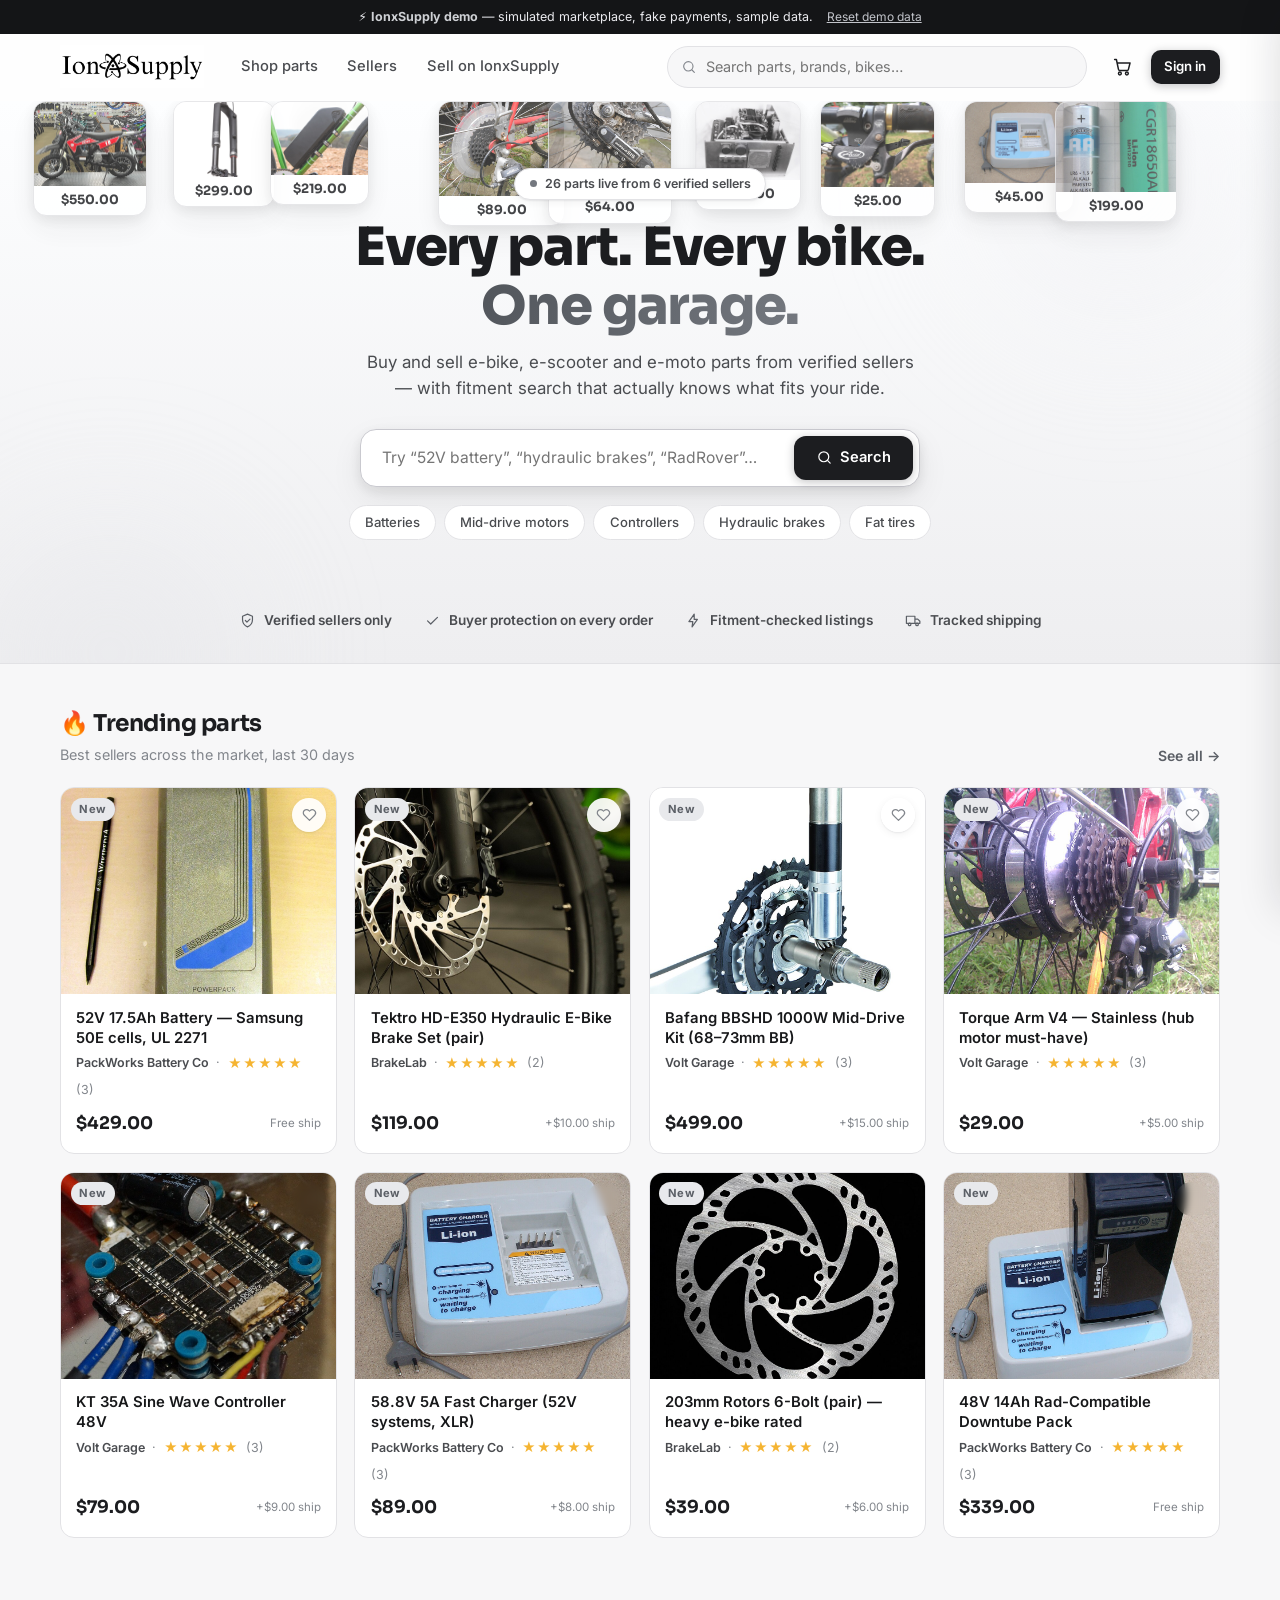
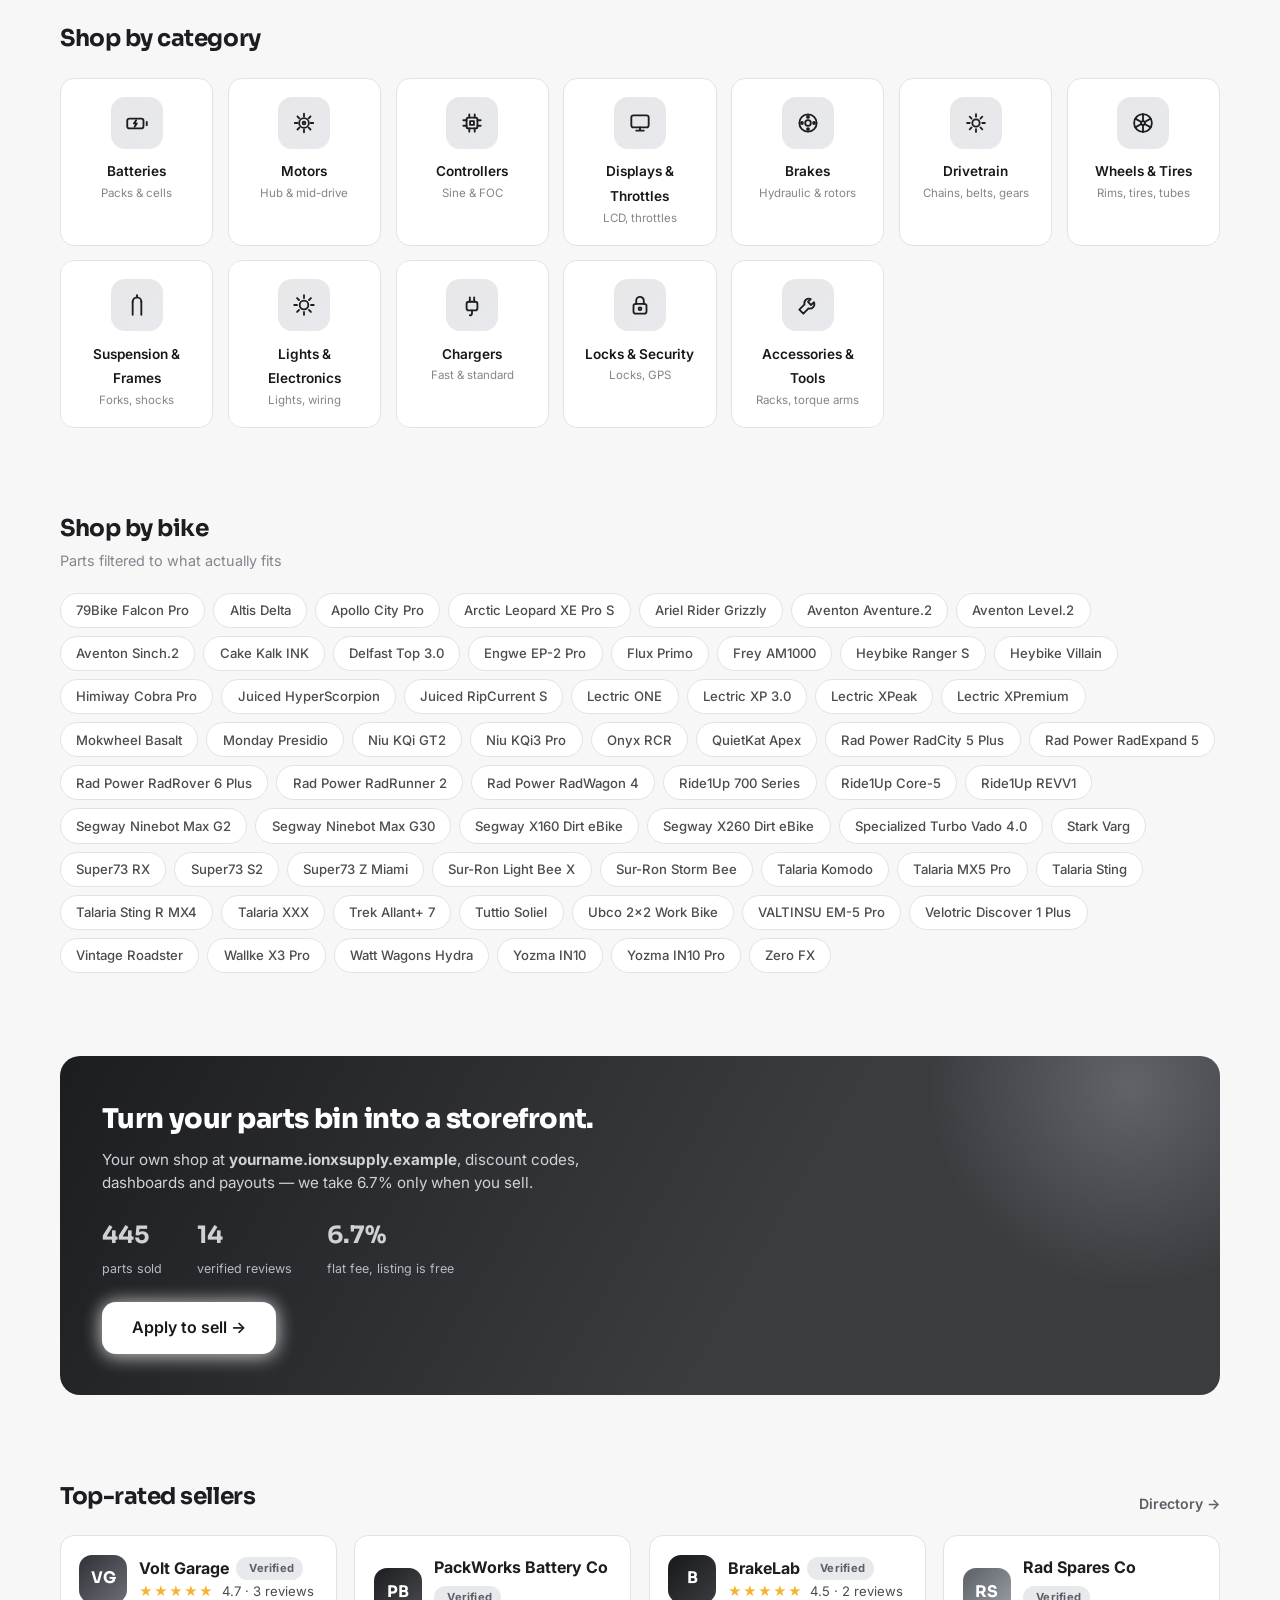
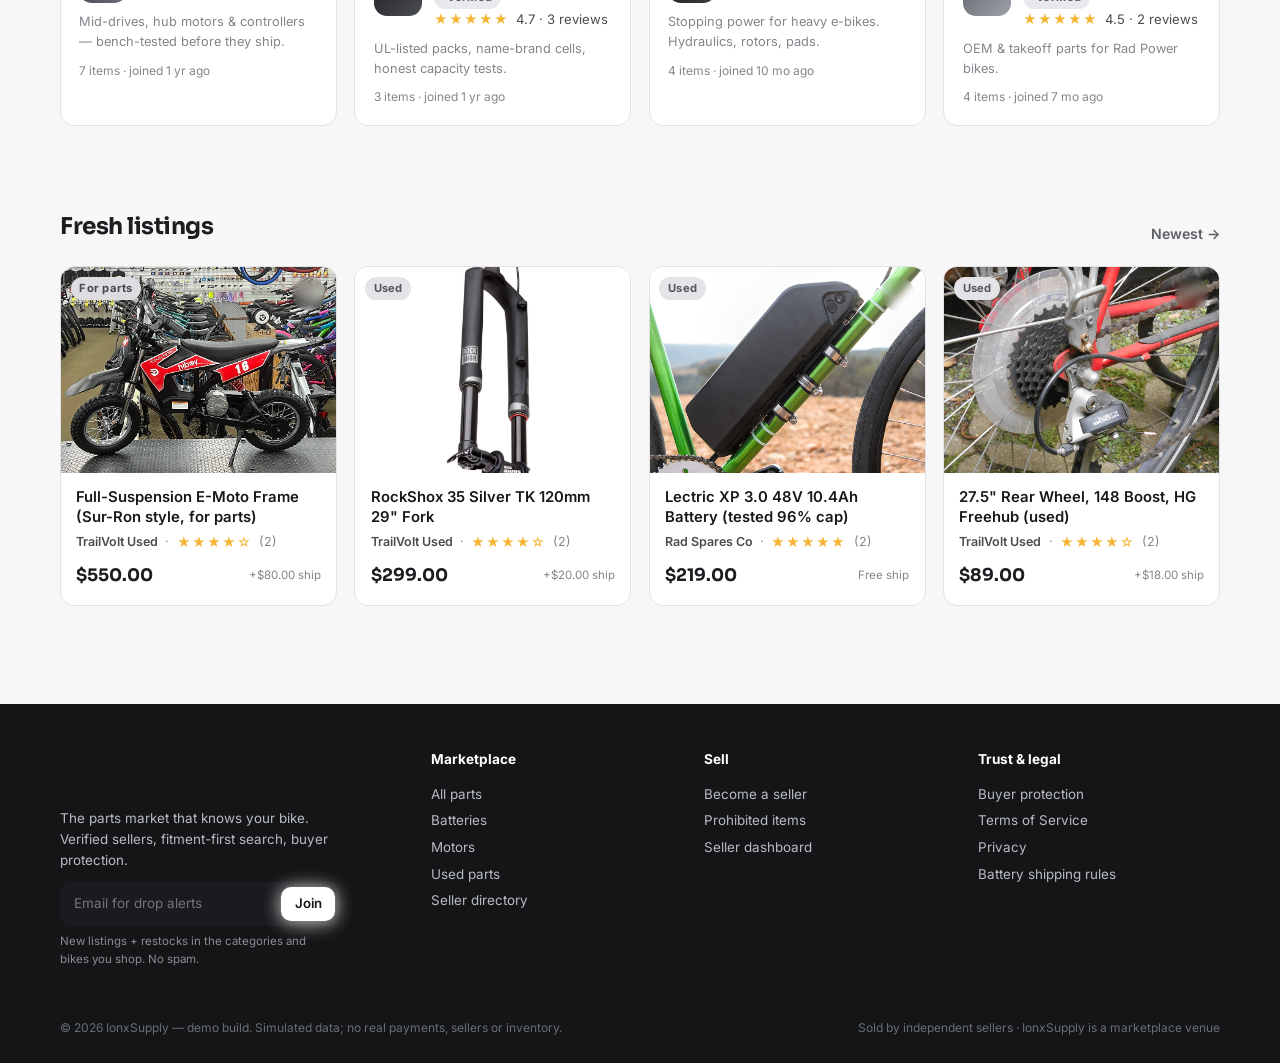
<file: index.html>
<!DOCTYPE html>
<html lang="en">
<head>
<meta charset="UTF-8">
<meta name="viewport" content="width=device-width, initial-scale=1.0">
<title>IonxSupply — The parts market that knows your bike</title>
<meta name="description" content="Buy and sell e-bike, e-scooter and e-motive parts from verified sellers. Fitment-first search, buyer protection, seller storefronts. Demo.">
<link rel="icon" href="data:image/svg+xml,%3Csvg xmlns='http://www.w3.org/2000/svg' viewBox='0 0 64 64'%3E%3Crect width='64' height='64' rx='14' fill='%231c1d20'/%3E%3Cg fill='none' stroke='%23e7e7ea' stroke-width='3'%3E%3Cellipse cx='32' cy='32' rx='24' ry='9'/%3E%3Cellipse cx='32' cy='32' rx='24' ry='9' transform='rotate(60 32 32)'/%3E%3Cellipse cx='32' cy='32' rx='24' ry='9' transform='rotate(120 32 32)'/%3E%3C/g%3E%3Ccircle cx='32' cy='32' r='4.5' fill='%23e7e7ea'/%3E%3C/svg%3E">
<link rel="preconnect" href="https://fonts.googleapis.com">
<link rel="preconnect" href="https://fonts.gstatic.com" crossorigin>
<link href="https://fonts.googleapis.com/css2?family=Sora:wght@500;600;700;800&family=Inter:wght@400;500;600;700&display=swap" rel="stylesheet">
<link rel="stylesheet" href="styles.css">
</head>
<body>

<div class="demo-bar">⚡ <strong>IonxSupply demo</strong> — simulated marketplace, fake payments, sample data. <button class="demo-bar-reset" onclick="resetDemo()">Reset demo data</button></div>

<header id="nav"></header>

<main id="view" aria-live="polite"></main>

<footer id="footer"></footer>

<!-- cart drawer -->
<div id="drawer-overlay" class="drawer-overlay" onclick="closeDrawer()"></div>
<aside id="drawer" class="drawer" aria-label="Cart preview"></aside>

<!-- modal root -->
<div id="modal-root"></div>

<!-- toast root -->
<div id="toasts" class="toasts"></div>

<script src="data.js"></script>
<script src="ui.js"></script>
<script src="app.js"></script>
</body>
</html>
</file>
<file: styles.css>
/* ================= VoltHub demo — theme & motion =================
   Palette: light-dominant. White / light-grey with charcoal accents.
   Near-black + graphite-grey reserved for buttons, footer, accent bands.
   Motion: ported from Onflux — luxury ease, fadeUp, shimmer, sheen, lifts. */

:root{
  --bg:#f7f7f8;
  --bg2:#eeeef0;
  --ice:#e7e7ea;
  --card:#ffffff;
  --line:#e2e2e5;
  --line2:#c9c9cf;
  --ink:#17181a;
  --ink2:#4a4c50;
  --ink3:#82868c;
  --navy:#1c1d20;
  --navy2:#3a3c40;
  --blue:#52565c;
  --skyblue:#b8bcc2;
  --aqua:#74787f;
  --aqua-deep:#5b5f66;
  --aqua-soft:#e8e9ec;
  --dark:#141517;
  --gray:#33353a;
  --danger:#d64545;
  --warn:#e8a13c;
  --shadow-sm:0 1px 2px rgba(20,20,25,.07),0 2px 8px rgba(20,20,25,.06);
  --shadow-md:0 4px 14px rgba(20,20,25,.09),0 12px 32px rgba(20,20,25,.07);
  --shadow-lg:0 10px 40px rgba(20,20,25,.15);
  --ease:cubic-bezier(.22,1,.36,1);
  --ease-lux:cubic-bezier(.25,.46,.45,.94);
  --r:14px;
  --r-lg:20px;
  font-size:16px;
}
*{margin:0;padding:0;box-sizing:border-box}
html{scroll-behavior:smooth}
body{font-family:'Inter',system-ui,-apple-system,sans-serif;background:var(--bg);color:var(--ink);line-height:1.55;-webkit-font-smoothing:antialiased;min-height:100vh;display:flex;flex-direction:column}
#view{flex:1 0 auto}
h1,h2,h3,h4,.font-display{font-family:'Sora','Inter',sans-serif;letter-spacing:-.02em}
a{color:var(--blue);text-decoration:none}
img{max-width:100%;display:block}
button{font:inherit;cursor:pointer;border:none;background:none;color:inherit}
input,select,textarea{font:inherit;color:var(--ink)}
::selection{background:var(--aqua-soft);color:var(--navy)}

/* ---------- motion primitives ---------- */
@keyframes fadeUp{from{opacity:0;transform:translateY(14px)}to{opacity:1;transform:none}}
@keyframes fadeIn{from{opacity:0}to{opacity:1}}
@keyframes cardIn{from{opacity:0;transform:translateY(10px) scale(.97)}to{opacity:1;transform:none}}
@keyframes slideInRight{from{transform:translateX(100%)}to{transform:none}}
@keyframes slideUp{from{transform:translateY(100%)}to{transform:none}}
@keyframes shimmer{to{transform:translateX(100%)}}
@keyframes spin{to{transform:rotate(360deg)}}
@keyframes popHeart{0%{transform:scale(1)}40%{transform:scale(1.45)}100%{transform:scale(1)}}
@keyframes toastIn{from{opacity:0;transform:translateY(12px) scale(.97)}to{opacity:1;transform:none}}
@keyframes pulseDot{0%,100%{opacity:.4}50%{opacity:1}}

.view-enter{animation:fadeUp .5s var(--ease) both}
.reveal{opacity:0;transform:translateY(16px);transition:opacity .6s var(--ease-lux),transform .6s var(--ease-lux)}
.reveal.in{opacity:1;transform:none}
@media (prefers-reduced-motion:reduce){
  *,*::before,*::after{animation-duration:.01ms!important;animation-iteration-count:1!important;transition-duration:.01ms!important}
  html{scroll-behavior:auto}
  .reveal{opacity:1;transform:none}
}

/* ---------- demo bar ---------- */
.demo-bar{background:var(--dark);color:#eaeaee;font-size:.78rem;text-align:center;padding:.45rem .75rem}
.demo-bar strong{color:#cfd1d5}
.demo-bar-reset{margin-left:.6rem;color:#c2c4ca;text-decoration:underline;font-size:.75rem}
.demo-bar-reset:hover{color:#fff}

/* ---------- nav ---------- */
.nav{position:sticky;top:0;z-index:60;background:rgba(255,255,255,.86);backdrop-filter:blur(14px);border-bottom:1px solid transparent;transition:border-color .25s var(--ease-lux),box-shadow .25s var(--ease-lux)}
.nav.scrolled{border-color:var(--line);box-shadow:var(--shadow-sm)}
.nav-inner{max-width:1200px;margin:0 auto;display:flex;align-items:center;gap:1rem;padding:.7rem 1.25rem}
.logo{display:inline-flex;align-items:center;gap:.03em;font-family:Georgia,'Times New Roman',serif;font-weight:700;font-size:1.7rem;letter-spacing:-.01em;color:var(--ink)}
.logo-atom{width:1.02em;height:1.02em;flex:none;margin:0 .02em}
.logo-img{height:2.7rem;width:auto;max-width:250px;display:block;object-fit:contain}
.logo-img-invert{filter:invert(1);mix-blend-mode:screen}
/* hover affordances on anything clickable */
[onclick]{cursor:pointer}
a:where(:not(.btn):not(.chip):not(.see-all):not(.logo):not(.code-tag):not(.pill)):hover{text-decoration:underline}
footer a{transition:color .15s}
footer a:hover{color:#fff;text-decoration:underline}
.nav-links a{transition:color .15s}
.crumb a:hover{text-decoration:underline;color:var(--ink)}
.p-seller:hover{text-decoration:underline}
.logo-badge{width:32px;height:32px;border-radius:9px;background:var(--navy);display:grid;place-items:center;flex:none}
.logo-badge svg{width:18px;height:18px}
.nav-links{display:flex;gap:.25rem;margin-left:.5rem}
.nav-links a{color:var(--ink2);font-weight:500;font-size:.92rem;padding:.45rem .8rem;border-radius:10px;transition:background .2s var(--ease-lux),color .2s var(--ease-lux)}
.nav-links a:hover,.nav-links a.active{background:var(--ice);color:var(--navy)}
.nav-search{flex:1;max-width:420px;position:relative;margin-left:auto}
.nav-search input{width:100%;padding:.55rem 1rem .55rem 2.4rem;border:1.5px solid var(--line);border-radius:999px;background:var(--bg);outline:none;font-size:.9rem;transition:border-color .2s var(--ease-lux),box-shadow .2s var(--ease-lux),background .2s}
.nav-search input:focus{border-color:var(--aqua);background:#fff;box-shadow:0 0 0 4px rgba(200,200,208,.13)}
.nav-search svg{position:absolute;left:.9rem;top:50%;transform:translateY(-50%);width:16px;height:16px;stroke:var(--ink3)}
.nav-actions{display:flex;align-items:center;gap:.5rem}
.cart-btn{position:relative;width:40px;height:40px;border-radius:12px;display:grid;place-items:center;transition:background .2s}
.cart-btn:hover{background:var(--ice)}
.cart-btn svg{width:21px;height:21px;stroke:var(--navy)}
.cart-count{position:absolute;top:2px;right:0;background:var(--aqua);color:#202124;font-size:.66rem;font-weight:700;min-width:17px;height:17px;border-radius:999px;display:grid;place-items:center;padding:0 4px;border:2px solid #fff}
.avatar{width:36px;height:36px;border-radius:50%;background:linear-gradient(135deg,var(--navy2),var(--navy));color:#fff;display:grid;place-items:center;font-weight:700;font-size:.82rem;flex:none}
.user-menu{position:relative}
.user-drop{position:absolute;right:0;top:calc(100% + 8px);background:#fff;border:1px solid var(--line);border-radius:var(--r);box-shadow:var(--shadow-md);min-width:190px;padding:.4rem;display:none;animation:cardIn .22s var(--ease) both}
.user-drop.open{display:block}
.user-drop a,.user-drop button{display:block;width:100%;text-align:left;padding:.5rem .7rem;border-radius:9px;color:var(--ink2);font-size:.88rem;font-weight:500}
.user-drop a:hover,.user-drop button:hover{background:var(--ice);color:var(--navy)}
.hamburger{display:none;width:40px;height:40px;border-radius:10px;place-items:center}
.hamburger svg{width:22px;height:22px;stroke:var(--navy)}

/* ---------- buttons ---------- */
.btn{display:inline-flex;align-items:center;justify-content:center;gap:.45rem;font-weight:600;font-size:.92rem;padding:.65rem 1.35rem;border-radius:12px;position:relative;overflow:hidden;transition:transform .18s var(--ease),box-shadow .25s var(--ease-lux),background .2s var(--ease-lux);white-space:nowrap}
.btn:active{transform:scale(.97)}
.btn svg{width:17px;height:17px;flex:none}
.btn-primary{background:var(--navy);color:#fff;box-shadow:0 2px 10px rgba(20,20,25,.25)}
.btn-primary:hover{background:var(--navy2);box-shadow:0 4px 18px rgba(20,20,25,.32);transform:translateY(-1px)}
.btn-primary::after{content:'';position:absolute;top:0;left:-70%;width:45%;height:100%;background:linear-gradient(105deg,transparent,rgba(255,255,255,.28),transparent);transform:skewX(-18deg)}
.btn-primary:hover::after{transform:translateX(430%) skewX(-18deg);transition:transform .65s var(--ease)}
.btn-dark{background:var(--dark);color:#fff}
.btn-dark:hover{background:#000;transform:translateY(-1px)}
.btn-aqua{background:#fff;color:#17181a;box-shadow:0 0 0 1px rgba(120,124,130,.18),0 0 18px rgba(255,255,255,.6),0 4px 20px rgba(255,255,255,.32)}
.btn-aqua:hover{background:#fff;transform:translateY(-1px);box-shadow:0 0 0 1px rgba(120,124,130,.28),0 0 30px rgba(255,255,255,.95),0 8px 32px rgba(255,255,255,.55)}
.btn-outline{background:#fff;color:var(--navy);border:1.5px solid var(--line2)}
.btn-outline:hover{border-color:var(--navy);background:var(--ice)}
.btn-ghost{color:var(--ink2);padding:.55rem .9rem}
.btn-ghost:hover{background:var(--ice);color:var(--navy)}
.btn-danger{background:#fff;color:var(--danger);border:1.5px solid #f0c9c9}
.btn-danger:hover{background:#fdf1f1;border-color:var(--danger)}
.btn-sm{padding:.42rem .85rem;font-size:.83rem;border-radius:10px}
.btn-lg{padding:.85rem 1.9rem;font-size:1rem;border-radius:14px}
.btn[disabled]{opacity:.5;pointer-events:none}
.btn .spinner{width:15px;height:15px;border:2px solid rgba(255,255,255,.35);border-top-color:#fff;border-radius:50%;animation:spin .7s linear infinite}

/* ---------- layout ---------- */
.wrap{max-width:1200px;margin:0 auto;padding:0 1.25rem}
.section{padding:2.6rem 0}
.section-head{display:flex;align-items:end;justify-content:space-between;gap:1rem;margin-bottom:1.3rem}
.section-head h2{font-size:1.45rem;font-weight:700;color:var(--navy)}
.section-head p{color:var(--ink3);font-size:.9rem;margin-top:.15rem}
.see-all{font-size:.88rem;font-weight:600;color:var(--aqua-deep);display:inline-flex;align-items:center;gap:.25rem}
.see-all:hover{text-decoration:underline}
.seller-web{display:inline-flex;align-items:center;color:var(--ink3);vertical-align:-2px;transition:color .15s}
.seller-web svg{width:14px;height:14px}
.seller-web:hover{color:var(--aqua-deep)}
.store-web{color:var(--aqua-deep);font-weight:600;font-size:.85rem}
.store-web:hover{text-decoration:underline}

/* ---------- hero ---------- */
.hero{position:relative;overflow:hidden;background:linear-gradient(180deg,#fdfeff 0%,var(--bg2) 100%);border-bottom:1px solid var(--line)}
.hero-blob{position:absolute;pointer-events:none;filter:blur(60px);opacity:.5;border-radius:50%}
.hero-blob.b1{width:480px;height:480px;background:radial-gradient(circle,#ececf0,transparent 65%);top:-160px;right:-80px}
.hero-blob.b2{width:420px;height:420px;background:radial-gradient(circle,#e4e5e9,transparent 65%);bottom:-200px;left:-100px}
.hero-inner{position:relative;z-index:3;max-width:860px;margin:0 auto;text-align:center;padding:4.2rem 1.25rem 3.4rem;pointer-events:none}
.hero-inner form,.hero-inner input,.hero-inner button,.hero-inner a,.hero-inner .chip{pointer-events:auto}
.hero-eyebrow{display:inline-flex;align-items:center;gap:.5rem;background:#fff;border:1px solid var(--line);border-radius:999px;padding:.35rem .9rem;font-size:.78rem;font-weight:600;color:var(--ink2);box-shadow:var(--shadow-sm)}
.hero-eyebrow .dot{width:7px;height:7px;border-radius:50%;background:var(--aqua);animation:pulseDot 2s infinite}
.hero h1{font-size:clamp(2rem,5vw,3.3rem);font-weight:800;color:var(--navy);margin:1.1rem 0 .8rem;line-height:1.12}
.hero h1 em{font-style:normal;background:linear-gradient(100deg,var(--blue),var(--aqua));-webkit-background-clip:text;background-clip:text;color:transparent}
.hero p.sub{color:var(--ink2);font-size:1.06rem;max-width:560px;margin:0 auto 1.7rem}
.hero-search{max-width:560px;margin:0 auto;display:flex;background:#fff;border:1.5px solid var(--line2);border-radius:16px;padding:.4rem;box-shadow:var(--shadow-md);transition:border-color .2s,box-shadow .25s var(--ease-lux)}
.hero-search:focus-within{border-color:var(--aqua);box-shadow:0 0 0 5px rgba(200,200,208,.12),var(--shadow-md)}
.hero-search input{flex:1;border:none;outline:none;padding:.55rem .9rem;font-size:.98rem;background:transparent;min-width:0}
.hero-chips{display:flex;flex-wrap:wrap;gap:.5rem;justify-content:center;margin-top:1.1rem}
.chip{background:#fff;border:1px solid var(--line);border-radius:999px;padding:.4rem .95rem;font-size:.82rem;font-weight:500;color:var(--ink2);transition:all .2s var(--ease-lux)}
.chip:hover{border-color:var(--aqua);color:var(--aqua-deep);background:var(--aqua-soft);transform:translateY(-1px)}
.trustbar{display:flex;flex-wrap:wrap;justify-content:center;gap:2rem;padding:1rem 1.25rem 2rem;position:relative;z-index:3;pointer-events:none}

/* hero floating listings */
.hero-floats{position:absolute;inset:0;z-index:1;pointer-events:none}
.hero-float{position:absolute;width:132px;pointer-events:auto;text-decoration:none;animation:heroDrift1 24s ease-in-out infinite;will-change:transform,opacity}
.hero-float.k2{animation-name:heroDrift2}
.hero-float.k3{animation-name:heroDrift3}
.hf-inner{position:relative;display:block;background:#fff;border:1px solid var(--line);border-radius:14px;overflow:hidden;box-shadow:var(--shadow-md);transition:transform .35s var(--ease-lux),box-shadow .35s,border-color .2s}
.hf-img{display:block;aspect-ratio:4/3;overflow:hidden;background:var(--bg2)}
.hf-img img,.hf-img svg{width:100%;height:100%;object-fit:cover;display:block}
.hf-price{display:block;font-family:'Sora','Inter',sans-serif;font-weight:700;font-size:.82rem;color:var(--navy);padding:.34rem .5rem;text-align:center}
.hf-go{position:absolute;inset:0;display:flex;align-items:center;justify-content:center;gap:.3rem;background:rgba(23,24,26,.6);color:#fff;font-weight:700;font-size:.82rem;letter-spacing:.02em;opacity:0;transition:opacity .3s}
.hero-float:hover{animation-play-state:paused;z-index:6}
.hero-float:hover .hf-inner{transform:scale(1.18) translateY(-3px);box-shadow:var(--shadow-lg);border-color:var(--aqua)}
.hero-float:hover .hf-go{opacity:1}
@keyframes heroDrift1{0%{transform:translate(0,26px) rotate(-5deg);opacity:.5}50%{transform:translate(9px,-24px) rotate(3deg);opacity:.95}100%{transform:translate(-4px,-72px) rotate(-3deg);opacity:.5}}
@keyframes heroDrift2{0%{transform:translate(0,-28px) rotate(6deg);opacity:.5}50%{transform:translate(-12px,12px) rotate(-4deg);opacity:.95}100%{transform:translate(6px,60px) rotate(5deg);opacity:.5}}
@keyframes heroDrift3{0%{transform:translate(0,22px) rotate(-6deg);opacity:.5}50%{transform:translate(12px,-14px) rotate(4deg);opacity:.95}100%{transform:translate(-6px,-64px) rotate(6deg);opacity:.5}}
@media (max-width:900px){.hero-floats{display:none}}
@media (prefers-reduced-motion:reduce){.hero-float{animation:none!important;opacity:.9}}
.trustbar span{display:inline-flex;align-items:center;gap:.5rem;font-size:.85rem;font-weight:600;color:var(--ink2)}
.trustbar svg{width:17px;height:17px;stroke:var(--aqua-deep)}

/* ---------- cards & grids ---------- */
.grid{display:grid;gap:1.1rem}
.grid-products{grid-template-columns:repeat(auto-fill,minmax(230px,1fr))}
.grid-cats{grid-template-columns:repeat(auto-fill,minmax(150px,1fr));gap:.9rem}
.grid-sellers{grid-template-columns:repeat(auto-fill,minmax(260px,1fr))}
.card{background:var(--card);border:1px solid var(--line);border-radius:var(--r);overflow:hidden;transition:transform .25s var(--ease-lux),box-shadow .25s var(--ease-lux),border-color .25s}
.card:hover{transform:translateY(-4px);box-shadow:var(--shadow-md);border-color:var(--line2)}
.p-card{display:flex;flex-direction:column;position:relative;cursor:pointer}
.p-art{aspect-ratio:4/3;background:var(--bg2);position:relative;overflow:hidden}
.p-art svg,.p-art img{width:100%;height:100%;object-fit:cover;transition:transform .5s var(--ease)}
.p-card:hover .p-art svg,.p-card:hover .p-art img{transform:scale(1.045)}
.p-body{padding:.85rem .95rem 1rem;display:flex;flex-direction:column;gap:.3rem;flex:1}
.p-title{font-weight:600;font-size:.93rem;color:var(--ink);line-height:1.35;display:-webkit-box;-webkit-line-clamp:2;-webkit-box-orient:vertical;overflow:hidden;min-height:2.5em}
.p-meta{display:flex;align-items:center;gap:.45rem;font-size:.78rem;color:var(--ink3);flex-wrap:wrap}
.p-seller{cursor:pointer;font-weight:600;color:var(--ink2);transition:color .15s}
.p-seller:hover{color:var(--aqua-deep);text-decoration:underline}
.p-price-row{display:flex;align-items:center;justify-content:space-between;margin-top:auto;padding-top:.35rem}
.p-price{font-family:'Sora';font-weight:700;font-size:1.08rem;color:var(--navy)}
.p-ship{font-size:.72rem;color:var(--ink3)}
.badge{display:inline-flex;align-items:center;gap:.3rem;font-size:.7rem;font-weight:700;padding:.18rem .55rem;border-radius:999px;letter-spacing:.02em;white-space:nowrap}
.badge-new{background:var(--aqua-soft);color:var(--aqua-deep)}
.badge-like_new{background:#e7e7ea;color:var(--blue)}
.badge-used{background:#e4e4e8;color:#54575c}
.badge-for_parts{background:#dcdce1;color:#45484d}
.badge-verified{background:var(--aqua-soft);color:var(--aqua-deep)}
.badge-navy{background:var(--navy);color:#fff}
.badge-danger{background:#fdeaea;color:var(--danger)}
.badge-warn{background:#ececf0;color:#4a4c50}
.badge-gray{background:var(--ice);color:var(--ink2)}
.wish{position:absolute;top:.6rem;right:.6rem;width:34px;height:34px;border-radius:50%;background:rgba(255,255,255,.92);backdrop-filter:blur(4px);display:grid;place-items:center;box-shadow:var(--shadow-sm);transition:transform .18s var(--ease);z-index:2}
.wish:hover{transform:scale(1.1)}
.wish svg{width:17px;height:17px;stroke:var(--ink3);fill:none;transition:all .2s}
.wish.on svg{fill:#ff5a76;stroke:#ff5a76;animation:popHeart .4s var(--ease)}
.sold-tag{position:absolute;top:.6rem;left:.6rem;z-index:2}

/* category tiles */
.cat-tile{background:#fff;border:1px solid var(--line);border-radius:var(--r);padding:1.1rem .9rem;text-align:center;cursor:pointer;transition:all .25s var(--ease-lux)}
.cat-tile:hover{transform:translateY(-3px);border-color:var(--aqua);box-shadow:var(--shadow-md)}
.cat-tile .ic{width:52px;height:52px;margin:0 auto .6rem;border-radius:14px;display:grid;place-items:center;background:linear-gradient(135deg,var(--ice),var(--aqua-soft))}
.cat-tile .ic svg{width:26px;height:26px;stroke:var(--navy)}
.cat-tile b{font-size:.85rem;font-weight:600;color:var(--ink)}
.cat-tile small{display:block;color:var(--ink3);font-size:.72rem;margin-top:.1rem}

/* seller cards */
.s-card{padding:1.15rem;display:flex;flex-direction:column;gap:.6rem;cursor:pointer}
.s-head{display:flex;align-items:center;gap:.75rem}
.s-logo{width:48px;height:48px;border-radius:13px;display:grid;place-items:center;font-family:'Sora';font-weight:700;color:#fff;font-size:1rem;flex:none}
.s-name{font-weight:700;color:var(--navy);display:flex;align-items:center;flex-wrap:wrap;gap:.4rem}
.s-name .badge{flex:none}
.s-tag{font-size:.8rem;color:var(--ink3)}
.stars{display:inline-flex;gap:1px;color:#f5b431;font-size:.82rem;letter-spacing:1px}
.rating-line{display:flex;align-items:center;gap:.45rem;font-size:.82rem;color:var(--ink2)}

/* ---------- band (dark accent zones) ---------- */
.band{background:linear-gradient(120deg,var(--navy) 0%,var(--navy2) 60%,#3a3c40 100%);border-radius:var(--r-lg);color:#fff;padding:2.6rem;position:relative;overflow:hidden}
.band::before{content:'';position:absolute;width:420px;height:420px;border-radius:50%;background:radial-gradient(circle,rgba(200,200,208,.28),transparent 68%);top:-180px;right:-120px}
.band h2{font-size:1.7rem;font-weight:800;margin-bottom:.5rem}
.band p{color:#d0d2d6;max-width:520px;font-size:.95rem}
.band .stats{display:flex;gap:2.2rem;margin:1.4rem 0}
.band .stats b{font-family:'Sora';font-size:1.5rem;color:#cfd1d5;display:block}
.band .stats span{font-size:.78rem;color:#b8bbc1}

/* ---------- filters / search page ---------- */
.browse{display:grid;grid-template-columns:250px 1fr;gap:1.6rem;align-items:start}
.browse.cols-cart{grid-template-columns:1fr 360px}
.browse.cols-account{grid-template-columns:320px 1fr}
.browse.cols-even{grid-template-columns:1fr 1fr;align-items:stretch}
.filters-toggle{display:none;grid-column:1/-1;justify-self:start}
.filters{background:#fff;border:1px solid var(--line);border-radius:var(--r);padding:1.15rem;position:sticky;top:78px}
.filters h4{font-size:.8rem;text-transform:uppercase;letter-spacing:.07em;color:var(--ink3);margin:.9rem 0 .5rem}
.filters h4:first-child{margin-top:0}
.filters label{display:flex;align-items:center;gap:.5rem;font-size:.87rem;color:var(--ink2);padding:.22rem 0;cursor:pointer}
.filters input[type=checkbox],.filters input[type=radio]{accent-color:var(--aqua-deep);width:15px;height:15px}
.filters select,.filters input[type=number]{width:100%;padding:.45rem .6rem;border:1.5px solid var(--line);border-radius:9px;font-size:.85rem;background:var(--bg);outline:none;transition:border-color .2s}
.filters select:focus,.filters input[type=number]:focus{border-color:var(--aqua)}
.price-row{display:flex;gap:.5rem;align-items:center}
.results-head{display:flex;align-items:center;justify-content:space-between;gap:1rem;margin-bottom:1rem;flex-wrap:wrap}
.results-head .count{color:var(--ink3);font-size:.88rem}
.sort{display:flex;align-items:center;gap:.5rem;font-size:.85rem;color:var(--ink2)}
.sort select{padding:.42rem .7rem;border:1.5px solid var(--line);border-radius:9px;background:#fff;outline:none}
.filter-pills{display:flex;flex-wrap:wrap;gap:.45rem;margin-bottom:1rem}
.pill{display:inline-flex;align-items:center;gap:.4rem;background:var(--ice);border-radius:999px;padding:.3rem .75rem;font-size:.78rem;font-weight:600;color:var(--navy)}
.pill button{color:var(--ink3);font-size:.85rem;line-height:1}
.pill button:hover{color:var(--danger)}

/* ---------- product page ---------- */
.pd{display:grid;grid-template-columns:1.05fr .95fr;gap:2.2rem;align-items:start}
.pd-gallery{border-radius:var(--r-lg);overflow:hidden;border:1px solid var(--line);background:var(--bg2);position:sticky;top:84px}
.pd-gallery svg,.pd-gallery img{width:100%;aspect-ratio:4/3;object-fit:cover}
.pd-info h1{font-size:1.55rem;font-weight:700;color:var(--ink);line-height:1.25;margin:.5rem 0 .6rem}
.pd-price{font-family:'Sora';font-size:1.9rem;font-weight:800;color:var(--navy)}
.pd-ship-line{font-size:.85rem;color:var(--ink3);margin-top:.15rem}
.pd-buy{display:flex;gap:.7rem;margin:1.2rem 0;align-items:stretch;flex-wrap:wrap}
.pd-buy .qty{min-height:46px}
.qty{display:flex;align-items:center;border:1.5px solid var(--line2);border-radius:12px;overflow:hidden;background:#fff}
.qty button{width:36px;height:100%;font-size:1.05rem;color:var(--ink2);transition:background .15s}
.qty button:hover{background:var(--ice)}
.qty span{min-width:34px;text-align:center;font-weight:700}
.spec-table{width:100%;border-collapse:collapse;font-size:.88rem;margin:.6rem 0}
.spec-table td{padding:.5rem .75rem;border-bottom:1px solid var(--line)}
.spec-table td:first-child{color:var(--ink3);width:42%;font-weight:500}
.spec-table td:last-child{font-weight:600;color:var(--ink)}
.fit-chips{display:flex;flex-wrap:wrap;gap:.4rem;margin:.5rem 0}
.fit-chips .chip{cursor:pointer}
.seller-box{border:1px solid var(--line);border-radius:var(--r);padding:1rem;display:flex;align-items:center;gap:.85rem;margin:1.1rem 0;background:#fff;transition:border-color .2s,box-shadow .25s var(--ease-lux);cursor:pointer}
.seller-box:hover{border-color:var(--aqua);box-shadow:var(--shadow-sm)}
.protect{display:flex;gap:.6rem;align-items:start;background:var(--aqua-soft);border-radius:12px;padding:.8rem .95rem;font-size:.82rem;color:#3c3f44;margin-top:.9rem}
.protect svg{width:18px;height:18px;flex:none;stroke:var(--aqua-deep);margin-top:.1rem}

/* ---------- storefront ---------- */
.store-banner{height:172px;border-radius:var(--r-lg);position:relative;overflow:hidden}
.store-banner-glow{position:absolute;inset:0;background:radial-gradient(circle at 78% 20%,rgba(255,255,255,.28),transparent 58%)}
.store-head{display:flex;align-items:flex-start;gap:1.1rem;padding:.9rem 1.4rem 0;position:relative;flex-wrap:wrap}
.store-logo{width:92px;height:92px;border-radius:22px;display:grid;place-items:center;font-family:'Sora';font-weight:800;font-size:1.8rem;color:#fff;border:4px solid #fff;box-shadow:var(--shadow-md);flex:none;margin-top:-58px}
.store-id{flex:1;min-width:220px}
.store-name{font-size:1.5rem;font-weight:800;line-height:1.15;color:var(--navy);display:flex;align-items:center;gap:.55rem;flex-wrap:wrap;margin:0 0 .2rem}
.store-domain{font-size:.82rem;color:var(--ink3);margin-top:.15rem}
.store-actions{flex:none}
.tabs{display:flex;gap:.3rem;border-bottom:1.5px solid var(--line);margin:1.6rem 0 1.4rem}
.tabs button{padding:.6rem 1.1rem;font-weight:600;font-size:.92rem;color:var(--ink3);border-bottom:2.5px solid transparent;margin-bottom:-1.5px;transition:color .2s,border-color .2s}
.tabs button.active{color:var(--navy);border-color:var(--aqua)}
.tabs button:hover{color:var(--navy)}
.code-banner{display:flex;flex-wrap:wrap;gap:.6rem;align-items:center;background:linear-gradient(100deg,var(--aqua-soft),#e7e7ea);border:1px dashed var(--aqua);border-radius:12px;padding:.75rem 1rem;font-size:.85rem;margin:1rem 0}
.code-tag{background:#fff;border:1px solid var(--aqua);color:var(--aqua-deep);font-weight:700;font-family:'Sora';padding:.2rem .6rem;border-radius:8px;font-size:.8rem;cursor:pointer;transition:all .15s}
.code-tag:hover{background:var(--aqua);color:#fff}

/* ---------- storefront accent theming (per-shop --shop-accent) ---------- */
.store-scope .tabs button.active{color:var(--shop-accent,var(--navy));border-color:var(--shop-accent,var(--aqua))}
.store-scope .see-all{color:var(--shop-accent,var(--aqua-deep))}
.store-scope .code-banner{border-color:var(--shop-accent,var(--aqua))}
.store-scope .code-tag{border-color:var(--shop-accent,var(--aqua));color:var(--shop-accent,var(--aqua-deep))}
.store-scope .code-tag:hover{background:var(--shop-accent,var(--aqua));color:#fff}

/* ---------- branding editor ---------- */
.brand-editor h3{font-family:'Sora'}
.brand-preview{border:1px solid var(--line);border-radius:var(--r);overflow:hidden;margin-bottom:1.3rem;background:#fff}
.bp-banner{height:124px;position:relative;overflow:hidden}
.brand-preview .bp-head{display:flex;align-items:flex-start;gap:.9rem;padding:.7rem 1rem 1rem}
.bp-logo{width:64px;height:64px;border-radius:16px;display:grid;place-items:center;font-family:'Sora';font-weight:800;font-size:1.3rem;color:#fff;border:4px solid #fff;box-shadow:var(--shadow-sm);flex:none;margin-top:-38px;overflow:hidden;position:relative;z-index:2}
.ship-to{background:var(--bg2);border-radius:12px;padding:.8rem 1rem;margin-bottom:1rem;font-size:.9rem;line-height:1.55}
.ship-to-h{font-size:.72rem;text-transform:uppercase;letter-spacing:.05em;color:var(--ink3);margin-bottom:.3rem;font-weight:700}
.ship-items{font-size:.83rem;color:var(--ink2);margin-bottom:1.1rem}
.s-logo,.store-logo,.bp-logo,.s-head .s-logo{overflow:hidden}
.logo-fill{width:100%;height:100%;object-fit:cover;display:block}
.bp-id{padding-top:.15rem;min-width:0}
.bp-name{font-family:'Sora';font-weight:800;font-size:1.1rem;color:var(--navy);display:flex;align-items:center;gap:.45rem;flex-wrap:wrap;line-height:1.15}
.bp-sub{display:flex;align-items:center;gap:.5rem;font-size:.8rem;color:var(--ink3);margin-top:.3rem;flex-wrap:wrap}
.bp-accent-chip{background:var(--shop-accent,var(--aqua-deep));color:#fff;font-weight:600;font-size:.72rem;padding:.14rem .55rem;border-radius:999px}
.brand-controls{display:flex;flex-direction:column;gap:1.2rem}
.brand-block{display:flex;flex-direction:column;gap:.55rem}
.brand-lbl{font-size:.75rem;text-transform:uppercase;letter-spacing:.06em;color:var(--ink3);font-weight:700}
.brand-lbl .hint{text-transform:none;letter-spacing:0;font-weight:400;font-size:.8rem}
.seg{display:inline-flex;background:var(--ice);border-radius:10px;padding:3px;gap:2px;width:max-content}
.seg button{padding:.35rem .95rem;border-radius:8px;font-size:.83rem;font-weight:600;color:var(--ink2);transition:all .15s}
.seg button.on{background:#fff;color:var(--navy);box-shadow:var(--shadow-sm)}
.swatch-row{display:flex;flex-wrap:wrap;gap:.5rem;margin-bottom:.3rem}
.swatch{width:38px;height:38px;border-radius:10px;border:2px solid #fff;box-shadow:0 0 0 1px var(--line);cursor:pointer;transition:transform .15s}
.swatch:hover{transform:scale(1.12)}
.brand-row{display:flex;align-items:center;gap:.85rem;flex-wrap:wrap}
.color-lbl{display:inline-flex;align-items:center;gap:.5rem;font-size:.85rem;color:var(--ink2)}
input[type=color]{width:46px;height:34px;padding:2px;border:1.5px solid var(--line);border-radius:8px;background:#fff;cursor:pointer}
.brand-url{width:100%;max-width:360px;padding:.45rem .6rem;border:1.5px solid var(--line);border-radius:9px;font-size:.85rem;background:var(--bg);outline:none}
.brand-url:focus{border-color:var(--aqua)}

/* ---------- falling listings layer ---------- */
.hero-fall{position:absolute;inset:0;z-index:1;pointer-events:none;overflow:hidden}
.ft{position:absolute;top:0;width:120px;pointer-events:auto;text-decoration:none;opacity:.82;animation-name:heroFall;animation-timing-function:linear;animation-iteration-count:infinite;will-change:transform;backface-visibility:hidden;transform:translateZ(0)}
.ft-in{position:relative;display:block;background:#fff;border:1px solid var(--line);border-radius:13px;overflow:hidden;box-shadow:var(--shadow-md);transition:transform .3s var(--ease-lux),box-shadow .3s,border-color .2s}
.ft-img{display:block;aspect-ratio:4/3;overflow:hidden;background:var(--bg2)}
.ft-img img,.ft-img svg{width:100%;height:100%;object-fit:cover;display:block}
.ft-price{display:block;font-family:'Sora','Inter',sans-serif;font-weight:700;font-size:.8rem;color:var(--navy);padding:.3rem .5rem;text-align:center}
.ft-go{position:absolute;inset:0;display:flex;align-items:center;justify-content:center;background:rgba(23,24,26,.62);color:#fff;font-weight:700;font-size:.8rem;letter-spacing:.02em;opacity:0;transition:opacity .25s}
.ft:hover{opacity:1;animation-play-state:paused;z-index:2}
.ft:hover .ft-in{transform:scale(1.13);box-shadow:var(--shadow-lg);border-color:var(--aqua)}
.ft:hover .ft-go{opacity:1}
@keyframes heroFall{from{transform:translate3d(0,-200px,0) rotate(var(--r0,0deg))}to{transform:translate3d(0,960px,0) rotate(var(--r1,0deg))}}
@media (max-width:600px){
  .hero h1{font-size:1.75rem}
  .logo-img{height:2.2rem;max-width:180px}
  .trustbar{gap:.65rem 1.2rem;font-size:.8rem}
}
@media (prefers-reduced-motion:reduce){.ft{animation:none!important;display:none}}

/* ---------- skeleton loading ---------- */
.sk{background:linear-gradient(100deg,#e7e7ea 25%,#f4f4f7 50%,#e7e7ea 75%);background-size:200% 100%;animation:sksh 1.15s linear infinite;border-radius:10px}
@keyframes sksh{0%{background-position:200% 0}100%{background-position:-200% 0}}
.sk-card{background:#fff;border:1px solid var(--line);border-radius:var(--r);overflow:hidden}
.sk-img{aspect-ratio:4/3;border-radius:0}
.sk-pad{padding:.7rem .8rem 1rem}
.sk-line{height:12px;margin-bottom:.45rem;border-radius:6px}
.sk-line.w80{width:80%}.sk-line.w50{width:50%}.sk-line.w40{width:40%}

/* reviews */
.review{border-bottom:1px solid var(--line);padding:1rem 0}
.review-head{display:flex;align-items:center;gap:.6rem;margin-bottom:.3rem}
.review-head .avatar{width:30px;height:30px;font-size:.7rem}
.review p{font-size:.9rem;color:var(--ink2)}
.star-input{display:inline-flex;gap:.15rem;font-size:1.55rem;line-height:1}
.star-input button{color:var(--line2);transition:color .12s,transform .12s;padding:0 .04rem}
.star-input button:hover{transform:scale(1.15)}
.star-input button.on{color:#f5b431}
.review{animation:fadeUp .4s var(--ease) both}
.review-summary{display:flex;gap:1.6rem;align-items:center;flex-wrap:wrap;margin-bottom:1.3rem}
.rs-score{display:flex;flex-direction:column;align-items:center;gap:.15rem;min-width:120px}
.rs-score b{font-family:'Sora';font-size:2.7rem;font-weight:800;line-height:1;color:var(--navy)}
.rs-score span{font-size:.8rem;color:var(--ink3)}
.rs-bars{flex:1;min-width:220px;display:flex;flex-direction:column;gap:.32rem}
.rs-bar{display:flex;align-items:center;gap:.6rem;font-size:.76rem;color:var(--ink3)}
.rs-bar>span:first-child{width:22px}
.rs-track{flex:1;height:8px;background:var(--ice);border-radius:99px;overflow:hidden}
.rs-bar i{display:block;height:100%;background:#f5b431;border-radius:99px;transition:width .7s var(--ease-lux)}
.rv-photos{display:flex;gap:.4rem;flex-wrap:wrap}
.rv-thumb{position:relative;width:54px;height:54px;border-radius:8px;overflow:hidden;border:1px solid var(--line)}
.rv-thumb img{width:100%;height:100%;object-fit:cover}
.rv-thumb button{position:absolute;top:1px;right:1px;width:18px;height:18px;border-radius:50%;background:rgba(20,20,25,.72);color:#fff;font-size:.72rem;line-height:1;display:grid;place-items:center}
.rv-photos-row{display:flex;gap:.5rem;flex-wrap:wrap;margin:.55rem 0 .1rem}
.rv-photo{width:80px;height:80px;border-radius:10px;overflow:hidden;border:1px solid var(--line);display:block;transition:transform .2s var(--ease-lux),box-shadow .2s}
.rv-photo:hover{transform:scale(1.06);box-shadow:var(--shadow-md)}
.rv-photo img{width:100%;height:100%;object-fit:cover}
.pf-thumbs{display:flex;gap:.5rem;flex-wrap:wrap}
.pf-thumb{position:relative;width:64px;height:64px;border-radius:9px;overflow:hidden;border:1px solid var(--line)}
.pf-thumb img{width:100%;height:100%;object-fit:cover}
.pf-thumb button{position:absolute;top:1px;right:1px;width:18px;height:18px;border-radius:50%;background:rgba(20,20,25,.72);color:#fff;font-size:.72rem;line-height:1;display:grid;place-items:center}
.pf-cover{position:absolute;bottom:0;left:0;right:0;background:rgba(20,20,25,.72);color:#fff;font-size:.56rem;text-align:center;padding:1px;z-index:1}
.pd-thumbs{display:flex;gap:.5rem;margin-top:.7rem;flex-wrap:wrap}
.pd-thumb{width:66px;height:66px;border-radius:10px;overflow:hidden;border:2px solid var(--line);cursor:pointer;padding:0;transition:border-color .2s,transform .2s}
.pd-thumb.on{border-color:var(--navy)}
.pd-thumb:hover{transform:translateY(-2px)}
.pd-thumb img{width:100%;height:100%;object-fit:cover;display:block}

/* ---------- category hover fill animations ---------- */
.cat-tile{--cat-color:#6b6f76}
.cat-tile[data-cat=batteries]{--cat-color:#22c55e}
.cat-tile[data-cat=motors]{--cat-color:#f59e0b}
.cat-tile[data-cat=controllers]{--cat-color:#3b82f6}
.cat-tile[data-cat=displays]{--cat-color:#06b6d4}
.cat-tile[data-cat=brakes]{--cat-color:#ef4444}
.cat-tile[data-cat=drivetrain]{--cat-color:#f97316}
.cat-tile[data-cat=wheels]{--cat-color:#475569}
.cat-tile[data-cat=suspension]{--cat-color:#8b5cf6}
.cat-tile[data-cat=lights]{--cat-color:#eab308}
.cat-tile[data-cat=chargers]{--cat-color:#14b8a6}
.cat-tile[data-cat=security]{--cat-color:#f43f5e}
.cat-tile[data-cat=accessories]{--cat-color:#ec4899}
.cat-tile .ic{position:relative;overflow:hidden}
.cat-tile .ic::before{content:'';position:absolute;inset:0;background:var(--cat-color);transform:translateY(101%);transition:transform .5s var(--ease-lux)}
.cat-tile .ic svg{position:relative;z-index:1;transition:stroke .3s ease}
.cat-tile:hover{border-color:var(--cat-color);box-shadow:0 14px 32px -12px var(--cat-color),var(--shadow-sm);transform:translateY(-4px)}
.cat-tile:hover .ic::before{transform:translateY(0)}
.cat-tile:hover .ic svg{stroke:#fff}
.cat-tile:hover b{color:var(--cat-color)}

/* ---------- seller verification stepper ---------- */
.vf-head{font-weight:700;font-size:1.02rem;margin-bottom:1.1rem}
.vf-steps{display:flex;flex-direction:column;margin-bottom:1.2rem}
.vf-step{display:flex;gap:.9rem;align-items:flex-start;padding:.1rem 0 1.1rem;position:relative}
.vf-step:not(:last-child)::after{content:'';position:absolute;left:15px;top:32px;bottom:0;width:2px;background:var(--line)}
.vf-step.done:not(:last-child)::after{background:var(--aqua)}
.vf-dot{width:32px;height:32px;border-radius:50%;flex:none;display:grid;place-items:center;font-size:.82rem;font-weight:700;background:var(--ice);color:var(--ink3);z-index:1}
.vf-step.done .vf-dot{background:var(--aqua);color:#fff}
.vf-step.active .vf-dot{background:var(--navy);color:#fff;box-shadow:0 0 0 4px rgba(23,24,26,.12)}
.vf-step b{font-size:.92rem}
.vf-step small{display:block;color:var(--ink3);font-size:.8rem;margin-top:.12rem}
.vf-step.active b{color:var(--navy)}
.review small{color:var(--ink3);font-size:.75rem}

/* ---------- forms ---------- */
.form{display:flex;flex-direction:column;gap:.9rem}
.form-row{display:grid;grid-template-columns:1fr 1fr;gap:.9rem}
.field label{display:block;font-size:.82rem;font-weight:600;color:var(--ink2);margin-bottom:.3rem}
.field input,.field select,.field textarea{width:100%;padding:.62rem .8rem;border:1.5px solid var(--line);border-radius:11px;background:var(--bg);outline:none;font-size:.92rem;transition:border-color .2s var(--ease-lux),box-shadow .2s var(--ease-lux),background .2s}
.field input:focus,.field select:focus,.field textarea:focus{border-color:var(--aqua);background:#fff;box-shadow:0 0 0 4px rgba(200,200,208,.12)}
.field textarea{resize:vertical;min-height:90px}
.field .hint{font-size:.74rem;color:var(--ink3);margin-top:.25rem}
.check-line{display:flex;gap:.55rem;align-items:start;font-size:.83rem;color:var(--ink2)}
.check-line input{accent-color:var(--aqua-deep);margin-top:.2rem;width:15px;height:15px;flex:none}
.form-err{background:#fdeaea;color:var(--danger);border-radius:10px;padding:.6rem .85rem;font-size:.85rem;animation:fadeIn .25s}

/* ---------- panels / dashboard ---------- */
.page-head{padding:2rem 0 1.2rem}
.page-head h1{font-size:1.7rem;font-weight:800;color:var(--navy)}
.page-head p{color:var(--ink3);margin-top:.2rem;font-size:.92rem}
.panel{background:#fff;border:1px solid var(--line);border-radius:var(--r);padding:1.3rem}
.stat-grid{display:grid;grid-template-columns:repeat(auto-fit,minmax(170px,1fr));gap:1rem;margin-bottom:1.4rem}
.stat{background:#fff;border:1px solid var(--line);border-radius:var(--r);padding:1.05rem 1.15rem}
.stat b{font-family:'Sora';font-size:1.45rem;color:var(--navy);display:block}
.stat span{font-size:.78rem;color:var(--ink3);font-weight:500}
.stat .up{color:var(--aqua-deep);font-size:.72rem;font-weight:700}
.table{width:100%;border-collapse:collapse;font-size:.88rem}
.table th{text-align:left;font-size:.72rem;text-transform:uppercase;letter-spacing:.06em;color:var(--ink3);padding:.55rem .7rem;border-bottom:1.5px solid var(--line)}
.table td{padding:.7rem;border-bottom:1px solid var(--line);vertical-align:middle}
.table tr:hover td{background:var(--bg)}
.tbl-wrap{overflow-x:auto}
.side-tabs{display:flex;gap:.4rem;flex-wrap:wrap;margin-bottom:1.2rem}
.side-tabs button{padding:.5rem 1rem;border-radius:999px;font-weight:600;font-size:.85rem;color:var(--ink2);background:#fff;border:1.5px solid var(--line);transition:all .2s var(--ease-lux)}
.side-tabs button.active{background:var(--navy);color:#fff;border-color:var(--navy)}

/* order timeline */
.timeline{display:flex;align-items:center;gap:0;margin:.6rem 0}
.t-step{display:flex;flex-direction:column;align-items:center;gap:.25rem;flex:1;position:relative;font-size:.68rem;color:var(--ink3);font-weight:600}
.t-step .t-dot{width:22px;height:22px;border-radius:50%;background:#fff;border:2px solid var(--line2);display:grid;place-items:center;z-index:1;transition:all .3s var(--ease)}
.t-step.done .t-dot{background:var(--aqua);border-color:var(--aqua)}
.t-step.done .t-dot svg{width:11px;height:11px;stroke:#202124}
.t-step.done{color:var(--aqua-deep)}
.t-step::before{content:'';position:absolute;top:11px;left:-50%;width:100%;height:2px;background:var(--line)}
.t-step:first-child::before{display:none}
.t-step.done::before{background:var(--aqua)}

/* ---------- cart / drawer ---------- */
.drawer-overlay{position:fixed;inset:0;background:rgba(20,20,25,.35);backdrop-filter:blur(2px);opacity:0;pointer-events:none;transition:opacity .3s var(--ease-lux);z-index:80}
.drawer-overlay.open{opacity:1;pointer-events:auto}
.drawer{position:fixed;top:0;right:0;bottom:0;width:min(400px,92vw);background:#fff;z-index:90;box-shadow:var(--shadow-lg);transform:translateX(100%);transition:transform .38s var(--ease);display:flex;flex-direction:column}
.drawer.open{transform:none}
.drawer-head{display:flex;align-items:center;justify-content:space-between;padding:1.1rem 1.25rem;border-bottom:1px solid var(--line)}
.drawer-body{flex:1;overflow-y:auto;padding:1rem 1.25rem}
.drawer-foot{padding:1rem 1.25rem;border-top:1px solid var(--line)}
.cart-line{display:flex;gap:.8rem;padding:.7rem 0;border-bottom:1px solid var(--line)}
.cart-line .thumb{width:64px;height:52px;border-radius:9px;overflow:hidden;flex:none;background:var(--bg2)}
.cart-line .thumb svg,.cart-line .thumb img{width:100%;height:100%;object-fit:cover}
.cart-line b{font-size:.85rem;font-weight:600;display:block;line-height:1.3}
.cart-line small{color:var(--ink3);font-size:.75rem}
.cart-group{background:#fff;border:1px solid var(--line);border-radius:var(--r);padding:1.1rem 1.2rem;margin-bottom:1rem}
.cart-group-head{display:flex;align-items:center;gap:.6rem;padding-bottom:.6rem;border-bottom:1px solid var(--line);margin-bottom:.3rem}
.code-input{display:flex;gap:.5rem;margin-top:.7rem}
.code-input input{flex:1;padding:.5rem .75rem;border:1.5px dashed var(--line2);border-radius:10px;background:var(--bg);outline:none;font-size:.85rem;text-transform:uppercase;letter-spacing:.04em}
.code-input input:focus{border-color:var(--aqua)}
.code-applied{display:inline-flex;align-items:center;gap:.45rem;background:var(--aqua-soft);color:var(--aqua-deep);font-weight:700;font-size:.8rem;border-radius:9px;padding:.35rem .7rem;margin-top:.7rem}
.totals{font-size:.9rem}
.totals .row{display:flex;justify-content:space-between;padding:.28rem 0;color:var(--ink2)}
.totals .row.total{font-weight:800;font-family:'Sora';font-size:1.12rem;color:var(--navy);border-top:1.5px solid var(--line);margin-top:.4rem;padding-top:.6rem}
.totals .disc{color:var(--aqua-deep)}

/* ---------- modal ---------- */
.modal-overlay{position:fixed;inset:0;background:rgba(20,20,25,.4);backdrop-filter:blur(3px);z-index:100;display:grid;place-items:center;padding:1rem;animation:fadeIn .25s var(--ease) both}
.modal{background:#fff;border-radius:var(--r-lg);width:100%;max-width:520px;max-height:88vh;overflow-y:auto;box-shadow:var(--shadow-lg);animation:cardIn .3s var(--ease) both}
.modal-head{display:flex;align-items:center;justify-content:space-between;padding:1.2rem 1.4rem .4rem}
.modal-head h3{font-size:1.15rem;font-weight:700;color:var(--navy)}
.modal-x{width:32px;height:32px;border-radius:9px;display:grid;place-items:center;color:var(--ink3);font-size:1.1rem;transition:background .15s}
.modal-x:hover{background:var(--ice);color:var(--navy)}
.modal-body{padding:.8rem 1.4rem 1.4rem}
.modal-lg{max-width:680px}

/* ---------- toasts ---------- */
.toasts{position:fixed;bottom:1.2rem;right:1.2rem;z-index:120;display:flex;flex-direction:column;gap:.6rem;max-width:340px}
.toast{background:var(--dark);color:#fff;border-radius:13px;padding:.8rem 1.05rem;font-size:.87rem;box-shadow:var(--shadow-lg);display:flex;gap:.6rem;align-items:start;animation:toastIn .35s var(--ease) both}
.toast.ok{border-left:3px solid var(--aqua)}
.toast.err{border-left:3px solid var(--danger)}
.toast b{color:#cfd1d5}

/* ---------- footer ---------- */
.footer{background:var(--dark);color:#b8bbc1;margin-top:3.5rem}
.footer-inner{max-width:1200px;margin:0 auto;padding:2.8rem 1.25rem 1.6rem;display:grid;grid-template-columns:1.4fr 1fr 1fr 1fr;gap:2rem}
.footer h5{color:#fff;font-size:.85rem;margin-bottom:.7rem;font-weight:700}
.footer a{display:block;color:#b8bbc1;font-size:.84rem;padding:.18rem 0;transition:color .15s}
.footer a:hover{color:#cfd1d5}
.footer .fine{grid-column:1/-1;border-top:1px solid #17181a;padding-top:1.1rem;font-size:.75rem;color:#6a6e74;display:flex;justify-content:space-between;flex-wrap:wrap;gap:.5rem}
.news-input{display:flex;margin-top:.7rem;background:#1a1b1e;border-radius:11px;padding:.3rem;max-width:280px}
.news-input input{flex:1;background:none;border:none;outline:none;color:#fff;padding:.4rem .6rem;font-size:.84rem;min-width:0}

/* ---------- misc ---------- */
.empty{text-align:center;padding:3.5rem 1rem;color:var(--ink3)}
.empty .big{font-size:2.4rem;margin-bottom:.6rem}
.crumb{font-size:.8rem;color:var(--ink3);padding:1.1rem 0 .4rem}
.crumb a{color:var(--ink3)}
.crumb a:hover{color:var(--navy)}
.accordion{border:1px solid var(--line);border-radius:var(--r);background:#fff;overflow:hidden}
.acc-item + .acc-item{border-top:1px solid var(--line)}
.acc-item button{width:100%;display:flex;justify-content:space-between;align-items:center;padding:1rem 1.2rem;font-weight:600;color:var(--ink);font-size:.93rem;text-align:left}
.acc-item .acc-body{max-height:0;overflow:hidden;transition:max-height .4s var(--ease);color:var(--ink2);font-size:.88rem}
.acc-item.open .acc-body{max-height:280px}
.acc-item .acc-body div{padding:0 1.2rem 1.1rem}
.acc-item .chev{transition:transform .3s var(--ease);color:var(--ink3)}
.acc-item.open .chev{transform:rotate(180deg)}
.legal-page{max-width:760px;margin:0 auto}
.legal-page h1{margin-bottom:.3rem}
.legal-page h3{margin:1.4rem 0 .4rem;color:var(--navy);font-size:1.05rem}
.legal-page p,.legal-page li{color:var(--ink2);font-size:.92rem;margin-bottom:.5rem}
.legal-page ul{padding-left:1.2rem}
.notice{background:#eef0f2;border:1px solid #dcdde1;color:#41444a;border-radius:12px;padding:.8rem 1rem;font-size:.85rem;margin:.8rem 0}
.skeleton{position:relative;overflow:hidden;background:var(--bg2);border-radius:10px}
.skeleton::after{content:'';position:absolute;inset:0;transform:translateX(-100%);background:linear-gradient(90deg,transparent,rgba(255,255,255,.65),transparent);animation:shimmer 1.1s infinite}
.fee-calc{background:#fff;border:1px solid var(--line);border-radius:var(--r-lg);padding:1.6rem;box-shadow:var(--shadow-md)}
.fee-calc input[type=range]{width:100%;accent-color:var(--aqua-deep);margin:.9rem 0}
.fee-out{display:flex;justify-content:space-between;font-size:.9rem;padding:.3rem 0;color:var(--ink2)}
.fee-out b{font-family:'Sora';color:var(--navy)}
.step-cards{display:grid;grid-template-columns:repeat(auto-fit,minmax(210px,1fr));gap:1rem}
.step-card{background:#fff;border:1px solid var(--line);border-radius:var(--r);padding:1.3rem}
.step-card .num{width:34px;height:34px;border-radius:10px;background:var(--navy);color:#cfd1d5;font-family:'Sora';font-weight:800;display:grid;place-items:center;margin-bottom:.7rem}
.step-card b{display:block;margin-bottom:.25rem}
.step-card p{font-size:.84rem;color:var(--ink3)}

/* ---------- responsive ---------- */
@media (max-width:960px){
  .browse,.browse.cols-cart,.browse.cols-account,.browse.cols-even{grid-template-columns:1fr}
  .filters{position:static;display:none}
  .filters.open{display:block;animation:fadeUp .3s var(--ease) both}
  .filters-toggle{display:inline-flex}
  .pd{grid-template-columns:1fr;gap:1.2rem}
  .pd-gallery{position:static}
  .cols-cart .panel{position:static!important}
  .footer-inner{grid-template-columns:1fr 1fr}
  .nav-search{display:none}
  .nav-links{display:none}
  .hamburger{display:grid}
  .nav-actions{margin-left:auto}
}
@media (max-width:600px){
  .form-row{grid-template-columns:1fr}
  .band{padding:1.8rem 1.4rem}
  .band .stats{gap:1.2rem;flex-wrap:wrap}
  .hero-inner{padding:2.6rem 1.1rem 2.2rem}
  .hero-search{flex-wrap:nowrap}
  .hero-search .btn{padding:.6rem .9rem}
  .store-banner{height:118px}
  .store-head{gap:.85rem;padding-top:.7rem}
  .store-logo{width:66px;height:66px;font-size:1.2rem;border-radius:16px;margin-top:-44px}
  .store-name{font-size:1.25rem}
  .store-id{flex-basis:100%;order:3;min-width:0;margin-top:.1rem}
  .store-actions{order:2;margin-left:auto}
  .seller-box{flex-wrap:wrap;padding:.85rem}
  .seller-box .see-all{flex-basis:100%;justify-content:flex-end;padding-top:.65rem;margin-top:.1rem;border-top:1px solid var(--line)}
  .footer-inner{grid-template-columns:1fr}
  .drawer{width:100vw}
  .grid-products{grid-template-columns:repeat(2,1fr);gap:.7rem}
  .p-body{padding:.6rem .65rem .8rem}
  .p-title{font-size:.8rem;min-height:2.4em}
  .p-price{font-size:.95rem}
  .p-meta{font-size:.68rem}
  .toasts{left:1rem;right:1rem;max-width:none}
  .field input,.field select,.field textarea{font-size:16px}
  .section{padding:1.9rem 0}
  .page-head h1{font-size:1.4rem}
  .pd-info h1{font-size:1.25rem}
  .pd-price{font-size:1.55rem}
  .wrap{padding:0 .9rem}
}
</file>
